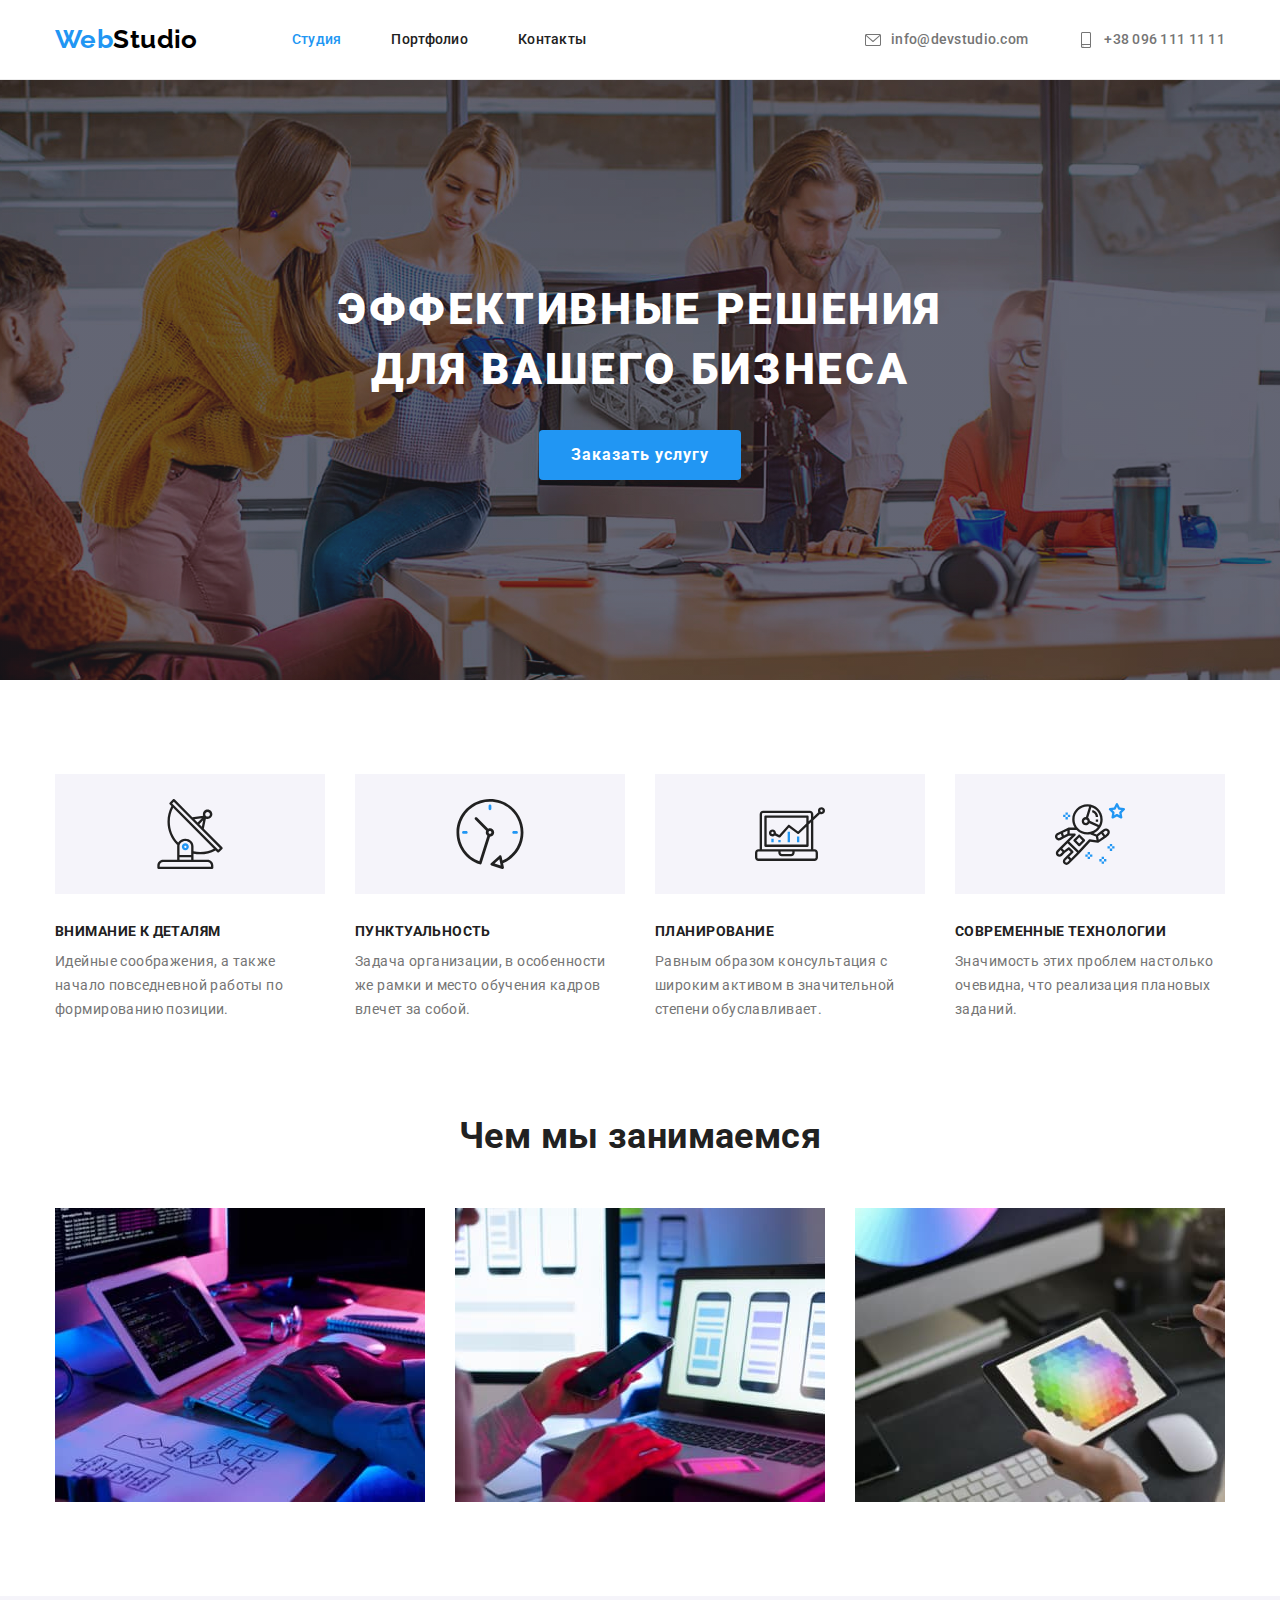
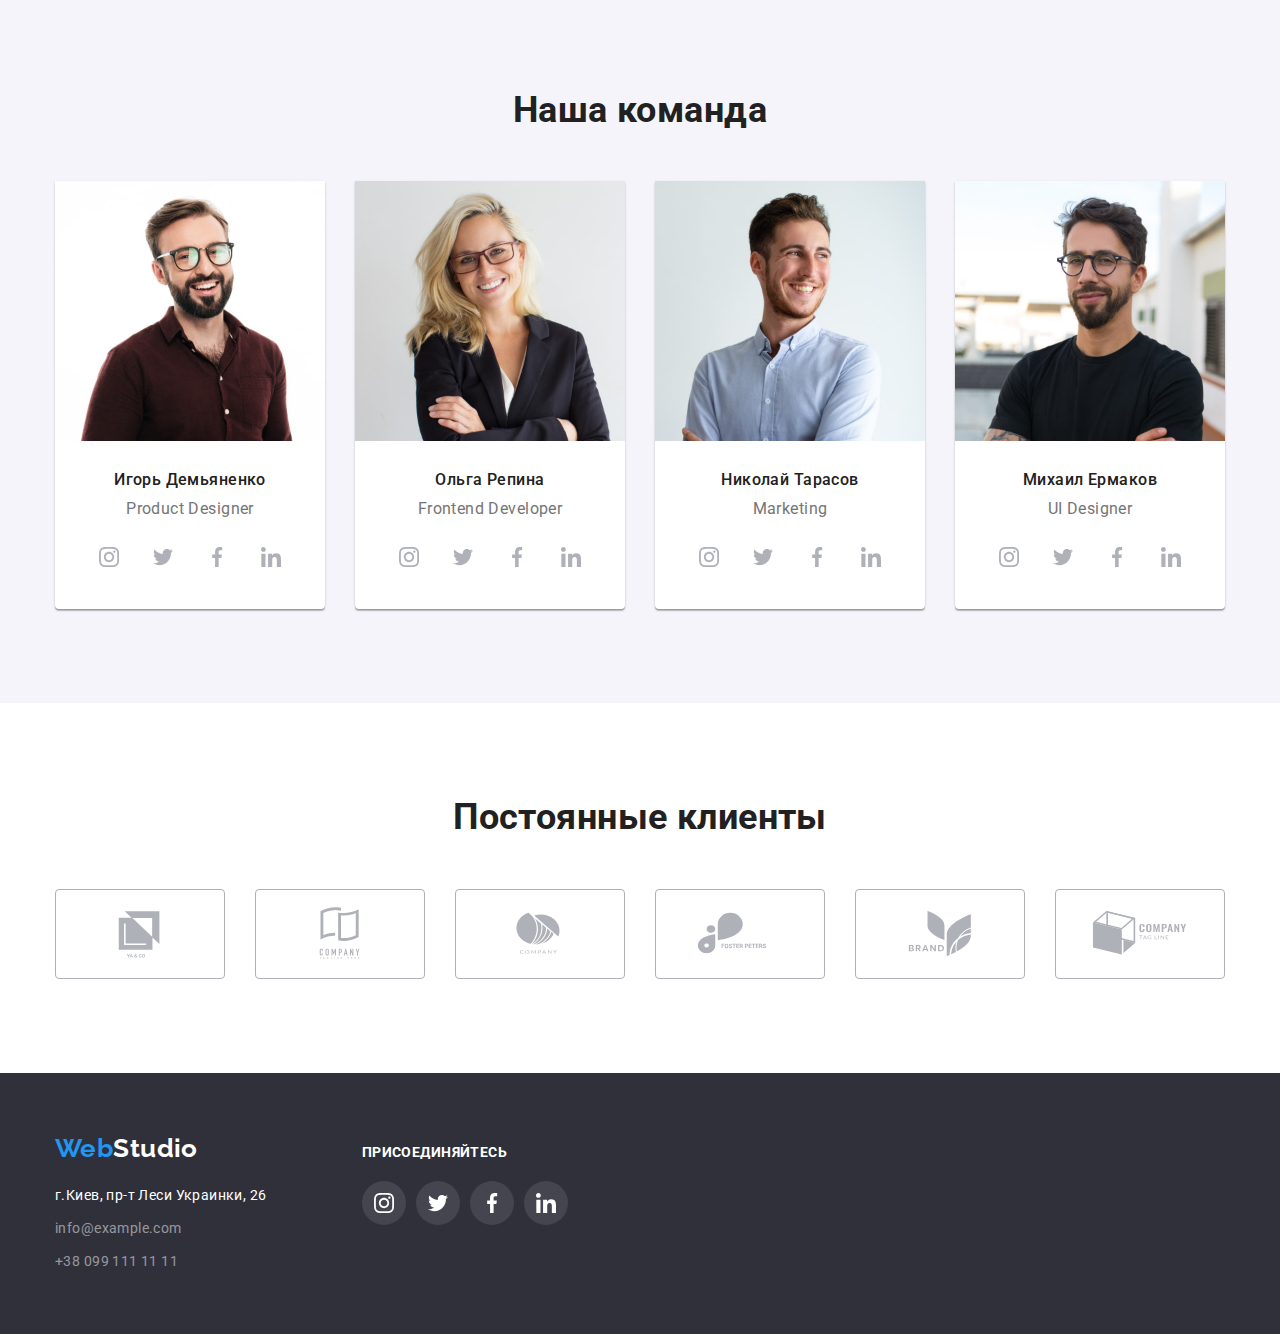
<file: index.html>
<!DOCTYPE html>
<html lang="ru">
  <head>
    <meta charset="UTF-8" />
    <meta http-equiv="X-UA-Compatible" content="IE=edge" />
    <meta name="viewport" content="width=device-width, initial-scale=1.0" />
    <title>Студия</title>

    <link rel="preconnect" href="https://fonts.googleapis.com" />
    <link rel="preconnect" href="https://fonts.gstatic.com" crossorigin />
    <link
      href="https://fonts.googleapis.com/css2?family=Raleway:wght@700&family=Roboto:wght@400;500;700;900&display=swap"
      rel="stylesheet"
    />

    <!-- Сначала нормализатор -->
    <link
      rel="stylesheet"
      href="https://cdnjs.cloudflare.com/ajax/libs/modern-normalize/1.0.0/modern-normalize.min.css"
    />

    <!-- Стили проекта -->
    <link rel="stylesheet" href="./css/style.css" />
  </head>

  <body>
    <!-- Шапка сайта -->
    <header class="page-header">
      <div class="container">
        <nav class="navbar">
          <a href="./index.html" class="logo">Web<span class="logo-focus">Studio</span></a>
          <ul class="site-nav list">
            <li><a href="./index.html" class="link current">Студия</a></li>
            <li><a href="./portfolio.html" class="link">Портфолио</a></li>
            <li><a href="#" class="link">Контакты</a></li>
          </ul>
        </nav>
        <ul class="contact-nav list">
          <li>
            <a href="mailto:info@devstudio.com" class="mail"
              ><svg class="icon-mail" width="16" height="16">
                <use href="./images/icons.svg#icon-mail" width="16"></use></svg
              >info@devstudio.com</a
            >
          </li>
          <li>
            <a href="tel:+380961111111" class="tel"
              ><svg class="icon-mail" width="16" height="16">
                <use href="./images/icons.svg#icon-tel" width="16"></use></svg
              >+38 096 111 11 11</a
            >
          </li>
        </ul>
      </div>
    </header>

    <!-- Основной контент сайта-->
    <main>
      <!-- блок - Герой -->
      <section class="hero hero-background">
        <div class="container">
          <h1 class="hero-title">Эффективные решения<br />для вашего бизнеса</h1>
          <button type="button" class="btn primary">Заказать услугу</button>
        </div>
      </section>
      <!-- Список преимуществ -->
      <section class="section">
        <div class="container">
          <h2 class="visually-hidden">Наши преимущества</h2>
          <ul class="futures-list list">
            <li class="futures-list-item icon-antenna">
              <div>
                <svg class="icon-antenna" width="70" height="70">
                  <use href="./images/icons.svg#icon-antenna"></use>
                </svg>
              </div>
              <h3 class="title">Внимание к деталям</h3>
              <p class="text">
                Идейные соображения, а также начало повседневной работы по формированию позиции.
              </p>
            </li>
            <li class="futures-list-item icon-clock">
              <div>
                <svg class="icon-clock" width="70" height="70">
                  <use href="./images/icons.svg#icon-clock"></use>
                </svg>
              </div>
              <h3 class="title">Пунктуальность</h3>
              <p class="text">
                Задача организации, в особенности же рамки и место обучения кадров влечет за собой.
              </p>
            </li>
            <li class="futures-list-item icon-diagram">
              <div>
                <svg class="icon-diagram" width="70" height="70">
                  <use href="./images/icons.svg#icon-diagram"></use>
                </svg>
              </div>
              <h3 class="title">Планирование</h3>
              <p class="text">
                Равным образом консультация с широким активом в значительной степени обуславливает.
              </p>
            </li>
            <li class="futures-list-item icon-astronaut">
              <div>
                <svg class="icon-astronaut" width="70" height="70">
                  <use href="./images/icons.svg#icon-astronaut"></use>
                </svg>
              </div>
              <h3 class="title">Современные технологии</h3>
              <p class="text">
                Значимость этих проблем настолько очевидна, что реализация плановых заданий.
              </p>
            </li>
          </ul>
        </div>
      </section>
      <!-- Блок чем мы занимаемся -->
      <section class="section worl-list-section">
        <div class="container">
          <h2 class="section-title">Чем мы занимаемся</h2>
          <ul class="work-list list">
            <li>
              <img
                src="./images/img-box1.jpg"
                alt="Программист работает за своим рабочим столом"
                width="370"
                class="img"
              />
            </li>
            <li>
              <img
                src="./images/img-box2.jpg"
                alt="web ui дизайнер разрабатывает приложение для смартфонов"
                width="370"
                class="img"
              />
            </li>
            <li>
              <img
                src="./images/img-box3.jpg"
                alt="Креативный веб дизайнер работает с цветовой палитрой на планшете"
                width="370"
                class="img"
              />
            </li>
          </ul>
        </div>
      </section>
      <!-- Наша команда -->
      <section class="section team">
        <div class="container">
          <h2 class="section-title">Наша команда</h2>
          <ul class="team list">
            <li class="team-box">
              <img src="./images/team-img1.jpg" alt="Игорь Демьяненко" width="270" height="260" />
              <div class="team-info-box">
                <h3 class="team-member">Игорь Демьяненко</h3>
                <p lang="en" class="team-position">Product Designer</p>
                <ul class="icons-team list">
                  <li class="icon-team">
                    <a href="#" class="team-link link">
                      <svg width="20" height="20">
                        <use href="./images/icons.svg#icon-instagram"></use></svg
                    ></a>
                  </li>
                  <li class="icon-team">
                    <a href="#" class="team-link link">
                      <svg width="20" height="20">
                        <use
                          href="./images/icons.svg#icon-twitter"
                          width="20"
                          height="20"
                        ></use></svg
                    ></a>
                  </li>
                  <li class="icon-team">
                    <a href="#" class="team-link link">
                      <svg width="20" height="20">
                        <use
                          href="./images/icons.svg#icon-facebook"
                          width="20"
                          height="20"
                        ></use></svg
                    ></a>
                  </li>
                  <li class="icon-team">
                    <a href="#" class="team-link link">
                      <svg width="20" height="20">
                        <use
                          href="./images/icons.svg#icon-linkedin"
                          width="20"
                          height="20"
                        ></use></svg
                    ></a>
                  </li>
                </ul>
              </div>
            </li>
            <li class="team-box">
              <img src="./images/team-img2.jpg" alt="Ольга Репина" width="270" height="260" />
              <div class="team-info-box">
                <h3 class="team-member">Ольга Репина</h3>
                <p lang="en" class="team-position">Frontend Developer</p>
                <ul class="icons-team list">
                  <li class="icon-team">
                    <a href="#" class="team-link link">
                      <svg width="20" height="20">
                        <use
                          href="./images/icons.svg#icon-instagram"
                          width="20"
                          height="20"
                        ></use></svg
                    ></a>
                  </li>
                  <li class="icon-team">
                    <a href="#" class="team-link link">
                      <svg width="20" height="20">
                        <use
                          href="./images/icons.svg#icon-twitter"
                          width="20"
                          height="20"
                        ></use></svg
                    ></a>
                  </li>
                  <li class="icon-team">
                    <a href="#" class="team-link link">
                      <svg width="20" height="20">
                        <use
                          href="./images/icons.svg#icon-facebook"
                          width="20"
                          height="20"
                        ></use></svg
                    ></a>
                  </li>
                  <li class="icon-team">
                    <a href="#" class="team-link link">
                      <svg width="20" height="20">
                        <use
                          href="./images/icons.svg#icon-linkedin"
                          width="20"
                          height="20"
                        ></use></svg
                    ></a>
                  </li>
                </ul>
              </div>
            </li>
            <li class="team-box">
              <img src="./images/team-img3.jpg" alt="Николай Тарасов" width="270" height="260" />
              <div class="team-info-box">
                <h3 class="team-member">Николай Тарасов</h3>
                <p lang="en" class="team-position">Marketing</p>
                <ul class="icons-team list">
                  <li class="icon-team">
                    <a href="#" class="team-link link">
                      <svg width="20" height="20">
                        <use
                          href="./images/icons.svg#icon-instagram"
                          width="20"
                          height="20"
                        ></use></svg
                    ></a>
                  </li>
                  <li class="icon-team">
                    <a href="#" class="team-link link">
                      <svg width="20" height="20">
                        <use
                          href="./images/icons.svg#icon-twitter"
                          width="20"
                          height="20"
                        ></use></svg
                    ></a>
                  </li>
                  <li class="icon-team">
                    <a href="#" class="team-link link">
                      <svg width="20" height="20">
                        <use
                          href="./images/icons.svg#icon-facebook"
                          width="20"
                          height="20"
                        ></use></svg
                    ></a>
                  </li>
                  <li class="icon-team">
                    <a href="#" class="team-link link">
                      <svg width="20" height="20">
                        <use
                          href="./images/icons.svg#icon-linkedin"
                          width="20"
                          height="20"
                        ></use></svg
                    ></a>
                  </li>
                </ul>
              </div>
            </li>
            <li class="team-box">
              <img src="./images/team-img4.jpg" alt="Михаил Ермаков" width="270" height="260" />

              <div class="team-info-box">
                <h3 class="team-member">Михаил Ермаков</h3>
                <p lang="en" class="team-position">UI Designer</p>
                <ul class="icons-team list">
                  <li class="icon-team">
                    <a href="#" class="team-link link">
                      <svg width="20" height="20">
                        <use
                          href="./images/icons.svg#icon-instagram"
                          width="20"
                          height="20"
                        ></use></svg
                    ></a>
                  </li>
                  <li class="icon-team">
                    <a href="#" class="team-link link">
                      <svg width="20" height="20">
                        <use
                          href="./images/icons.svg#icon-twitter"
                          width="20"
                          height="20"
                        ></use></svg
                    ></a>
                  </li>
                  <li class="icon-team">
                    <a href="#" class="team-link link">
                      <svg width="20" height="20">
                        <use
                          href="./images/icons.svg#icon-facebook"
                          width="20"
                          height="20"
                        ></use></svg
                    ></a>
                  </li>
                  <li class="icon-team">
                    <a href="#" class="team-link link">
                      <svg width="20" height="20">
                        <use
                          href="./images/icons.svg#icon-linkedin"
                          width="20"
                          height="20"
                        ></use></svg
                    ></a>
                  </li>
                </ul>
              </div>
            </li>
          </ul>
        </div>
      </section>

      <!-- Постоянные клиенты -->
      <section class="section">
        <div class="container">
          <h2 class="section-title">Постоянные клиенты</h2>
          <ul class="icon-brands list">
            <li class="brand-box">
              <a href="#" class="brand-link">
                <svg class="icon-brand">
                  <use href="./images/icons.svg#icon-brand-1" v></use>
                </svg>
              </a>
            </li>
            <li class="brand-box">
              <a href="#" class="brand-link">
                <svg class="icon-brand">
                  <use href="./images/icons.svg#icon-brand-2"></use>
                </svg>
              </a>
            </li>
            <li class="brand-box">
              <a href="#" class="brand-link">
                <svg class="icon-brand">
                  <use href="./images/icons.svg#icon-brand-3"></use></svg
              ></a>
            </li>
            <li class="brand-box">
              <a href="#" class="brand-link">
                <svg class="icon-brand">
                  <use href="./images/icons.svg#icon-brand-4"></use></svg
              ></a>
            </li>
            <li class="brand-box">
              <a href="#" class="brand-link">
                <svg class="icon-brand">
                  <use href="./images/icons.svg#icon-brand-5"></use></svg
              ></a>
            </li>
            <li class="brand-box">
              <a href="#" class="brand-link">
                <svg class="icon-brand">
                  <use href="./images/icons.svg#icon-brand-6"></use></svg
              ></a>
            </li>
          </ul>
        </div>
      </section>
    </main>
    <!-- Подвал сайта-->
    <footer class="page-footer">
      <div class="container">
        <div class="logo-contacts-container">
          <!-- Ссылка на логотипе -->
          <a href="./index.html" class="logo">Web<span class="logo-focus-footer">Studio</span></a>

          <!-- Список контактов -->
          <address class="footer-address">
            <ul class="list footer-contacts">
              <li>
                <a
                  href="https://goo.gl/maps/yVwEfMBPueP3HSLU8"
                  target="_blank"
                  rel="noreferrer noopener"
                  class="address"
                  >г.Киев, пр-т Леси Украинки, 26</a
                >
              </li>
              <li><a href="mailto:info@example.com" class="mail">info@example.com</a></li>
              <li><a href="tel:+380991111111" class="tel">+38 099 111 11 11</a></li>
            </ul>
          </address>
        </div>
        <div class="social-block">
          <p class="footer-social-title">присоединяйтесь</p>
          <ul class="icons-social list">
            <li>
              <a href="#" class="icon-social">
                <svg width="20" height="20">
                  <use href="./images/icons.svg#icon-instagram"></use></svg
              ></a>
            </li>
            <li>
              <a href="#" class="icon-social">
                <svg width="20" height="20">
                  <use href="./images/icons.svg#icon-twitter"></use></svg
              ></a>
            </li>
            <li>
              <a href="#" class="icon-social">
                <svg width="20" height="20">
                  <use href="./images/icons.svg#icon-facebook"></use></svg
              ></a>
            </li>
            <li>
              <a href="#" class="icon-social">
                <svg width="20" height="20">
                  <use href="./images/icons.svg#icon-linkedin"></use></svg
              ></a>
            </li>
          </ul>
        </div>
      </div>
    </footer>
  </body>
</html>
</file>
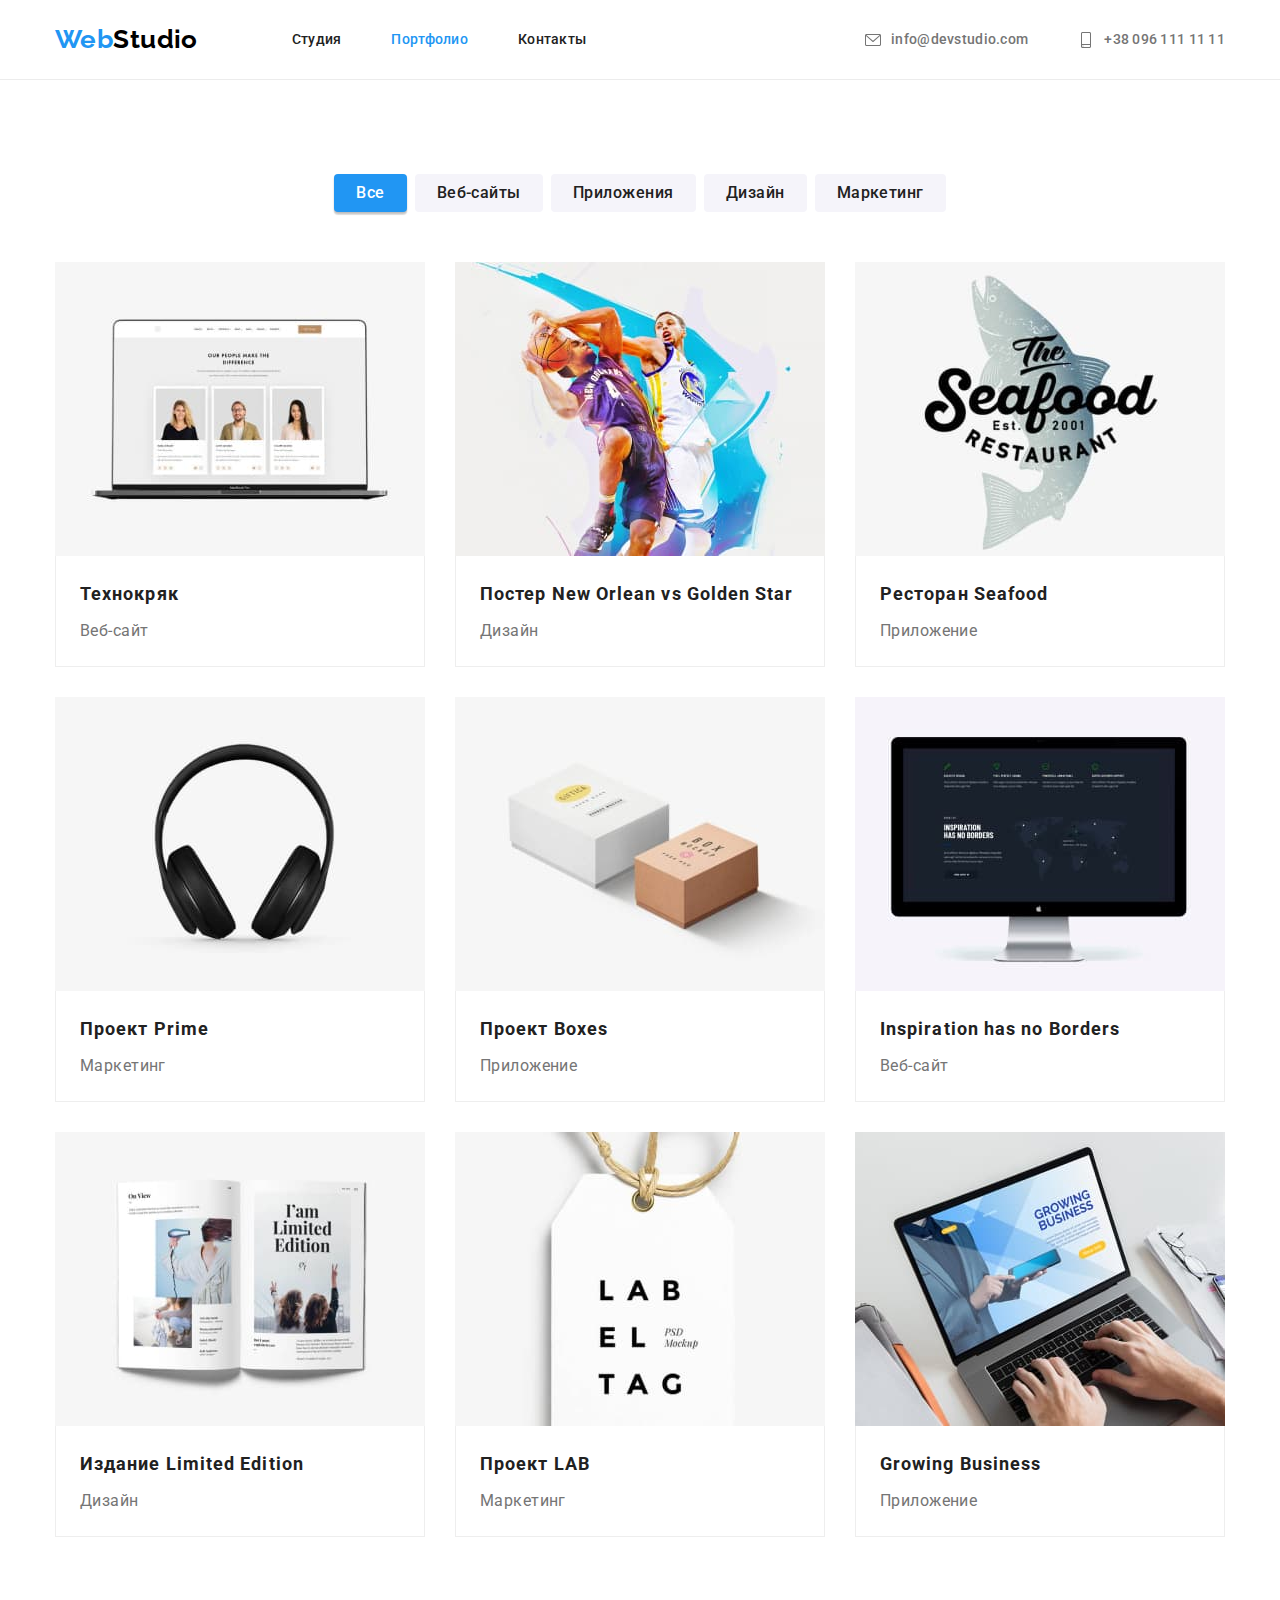
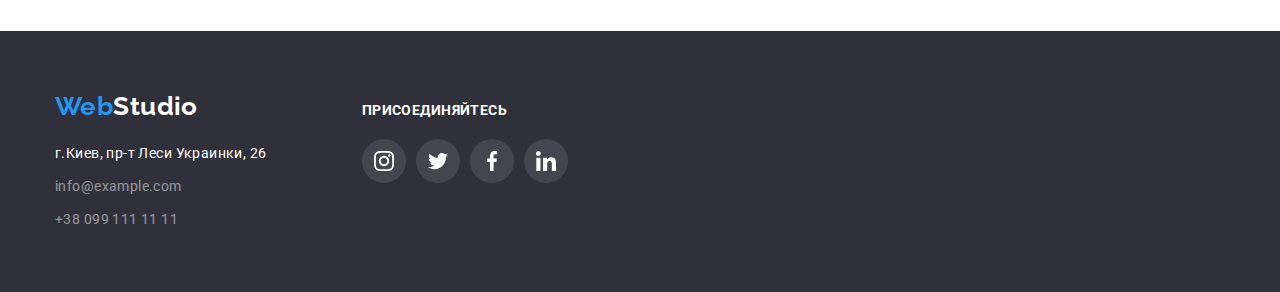
<file: portfolio.html>
<!DOCTYPE html>
<html lang="ru">
  <head>
    <meta charset="UTF-8" />
    <meta http-equiv="X-UA-Compatible" content="IE=edge" />
    <meta name="viewport" content="width=device-width, initial-scale=1.0" />
    <title>Портфолио</title>
    <link rel="preconnect" href="https://fonts.googleapis.com" />
    <link rel="preconnect" href="https://fonts.gstatic.com" crossorigin />
    <link
      href="https://fonts.googleapis.com/css2?family=Raleway:wght@700&family=Roboto:wght@400;500;700;900&display=swap"
      rel="stylesheet"
    />
    <!-- Сначала нормализатор -->
    <link
      rel="stylesheet"
      href="https://cdnjs.cloudflare.com/ajax/libs/modern-normalize/1.0.0/modern-normalize.min.css"
    />
    <link rel="stylesheet" href="./css/style.css" />
  </head>

  <body>
    <!-- Шапка сайта -->
    <header class="page-header">
      <div class="container">
        <nav class="navbar">
          <a href="./index.html" class="logo">Web<span class="logo-focus">Studio</span></a>
          <ul class="site-nav list">
            <li><a href="./index.html" class="link">Студия</a></li>
            <li><a href="./portfolio.html" class="link current">Портфолио</a></li>
            <li><a href="#" class="link">Контакты</a></li>
          </ul>
        </nav>
        <ul class="contact-nav list">
          <li>
            <a href="mailto:info@devstudio.com" class="mail"
              ><svg class="icon-mail" width="16" height="16">
                <use href="./images/icons.svg#icon-mail" width="16"></use></svg
              >info@devstudio.com</a
            >
          </li>
          <li>
            <a href="tel:+380961111111" class="tel"
              ><svg class="icon-mail" width="16" height="16">
                <use href="./images/icons.svg#icon-tel" width="16"></use></svg
              >+38 096 111 11 11</a
            >
          </li>
        </ul>
      </div>
    </header>

    <!-- Основной контент сайта-->
    <main>
      <!-- Наши работы -->
      <section class="section">
        <div class="container portfolio">
          <h1 class="visually-hidden">Наши работы</h1>
          <!-- Вкладки фильтрации -->
          <ul class="all-filter-radio-buttons list">
            <li><button type="button" class="filter-radio-button active">Все</button></li>
            <li><button type="button" class="filter-radio-button">Веб-сайты</button></li>
            <li><button type="button" class="filter-radio-button">Приложения</button></li>
            <li><button type="button" class="filter-radio-button">Дизайн</button></li>
            <li><button type="button" class="filter-radio-button">Маркетинг</button></li>
          </ul>

          <!-- Карточки нащих работ (портфолио)-->

          <ul class="portfolio-cards list">
            <li class="portfolio-card">
              <a href="#" class="portfolio-card-link">
                <img src="./images/img-portfolio.jpg" alt="Технокряк" width="370" class="img" />
                <div class="portfolio-card-text-area">
                  <h2 class="portfolio-title">Технокряк</h2>
                  <p class="portfolio-text">Веб-сайт</p>
                </div></a
              >
            </li>

            <li class="portfolio-card">
              <a href="#" class="portfolio-card-link">
                <img
                  src="./images/img-portfolio-1.jpg"
                  alt="Постер New Orlean vs Golden Star"
                  width="370"
                  class="img"
                />

                <div class="portfolio-card-text-area">
                  <h2 class="portfolio-title">Постер New Orlean vs Golden Star</h2>
                  <p class="portfolio-text">Дизайн</p>
                </div></a
              >
            </li>

            <li class="portfolio-card">
              <a href="#" class="portfolio-card-link">
                <img
                  src="./images/img-portfolio-2.jpg"
                  alt="Ресторан Seafood"
                  width="370"
                  class="img"
                />
                <div class="portfolio-card-text-area">
                  <h2 class="portfolio-title">Ресторан Seafood</h2>
                  <p class="portfolio-text">Приложение</p>
                </div></a
              >
            </li>

            <li class="portfolio-card">
              <a href="#" class="portfolio-card-link">
                <img
                  src="./images/img-portfolio-3.jpg"
                  alt="Проект Prime"
                  width="370"
                  class="img"
                />
                <div class="portfolio-card-text-area">
                  <h2 class="portfolio-title">Проект Prime</h2>
                  <p class="portfolio-text">Маркетинг</p>
                </div></a
              >
            </li>

            <li class="portfolio-card">
              <a href="#" class="portfolio-card-link">
                <img
                  src="./images/img-portfolio-4.jpg"
                  alt="Проект Boxes"
                  width="370"
                  class="img"
                />
                <div class="portfolio-card-text-area">
                  <h2 class="portfolio-title">Проект Boxes</h2>
                  <p class="portfolio-text">Приложение</p>
                </div></a
              >
            </li>

            <li class="portfolio-card">
              <a href="#" class="portfolio-card-link">
                <img
                  src="./images/img-portfolio-5.jpg"
                  alt="Inspiration has no Borders"
                  width="370"
                  class="img"
                />
                <div class="portfolio-card-text-area">
                  <h2 class="portfolio-title">Inspiration has no Borders</h2>
                  <p class="portfolio-text">Веб-сайт</p>
                </div></a
              >
            </li>

            <li class="portfolio-card">
              <a href="#" class="portfolio-card-link">
                <img
                  src="./images/img-portfolio-6.jpg"
                  alt="Издание Limited Edition"
                  width="370"
                  class="img"
                />
                <div class="portfolio-card-text-area">
                  <h2 class="portfolio-title">Издание Limited Edition</h2>
                  <p class="portfolio-text">Дизайн</p>
                </div></a
              >
            </li>

            <li class="portfolio-card">
              <a href="#" class="portfolio-card-link">
                <img src="./images/img-portfolio-7.jpg" alt="Проект LAB" width="370" class="img" />
                <div class="portfolio-card-text-area">
                  <h2 class="portfolio-title">Проект LAB</h2>
                  <p class="portfolio-text">Маркетинг</p>
                </div></a
              >
            </li>

            <li class="portfolio-card">
              <a href="#" class="portfolio-card-link">
                <img
                  src="./images/img-portfolio-8.jpg"
                  alt="Growing Business"
                  width="370"
                  class="img"
                />
                <div class="portfolio-card-text-area">
                  <h2 class="portfolio-title">Growing Business</h2>
                  <p class="portfolio-text">Приложение</p>
                </div></a
              >
            </li>
          </ul>
        </div>
      </section>
    </main>
    <!-- Подвал сайта-->
    <footer class="page-footer">
      <div class="container">
        <div class="logo-contacts-container">
          <!-- Ссылка на логотипе -->
          <a href="./index.html" class="logo">Web<span class="logo-focus-footer">Studio</span></a>

          <!-- Список контактов -->
          <address class="footer-address">
            <ul class="list footer-contacts">
              <li>
                <a
                  href="https://goo.gl/maps/yVwEfMBPueP3HSLU8"
                  target="_blank"
                  rel="noreferrer noopener"
                  class="address"
                  >г.Киев, пр-т Леси Украинки, 26</a
                >
              </li>
              <li><a href="mailto:info@example.com" class="mail">info@example.com</a></li>
              <li><a href="tel:+380991111111" class="tel">+38 099 111 11 11</a></li>
            </ul>
          </address>
        </div>
        <div class="social-block">
          <p class="footer-social-title">присоединяйтесь</p>
          <ul class="icons-social list">
            <li>
              <a href="#" class="icon-social">
                <svg width="20" height="20">
                  <use href="./images/icons.svg#icon-instagram"></use></svg
              ></a>
            </li>
            <li>
              <a href="#" class="icon-social">
                <svg width="20" height="20">
                  <use href="./images/icons.svg#icon-twitter"></use></svg
              ></a>
            </li>
            <li>
              <a href="#" class="icon-social">
                <svg width="20" height="20">
                  <use href="./images/icons.svg#icon-facebook"></use></svg
              ></a>
            </li>
            <li>
              <a href="#" class="icon-social">
                <svg width="20" height="20">
                  <use href="./images/icons.svg#icon-linkedin"></use></svg
              ></a>
            </li>
          </ul>
        </div>
      </div>
    </footer>
  </body>
</html>
</file>
<file: css/style.css>
:root {
  --title-text-color: #212121;
  --logo-black-color: #000;
  --main-text-color: #757575;
  --blue-color: #2196f3;
  --blue-color-hover: #188ce8;
  --white-color: #fff;
  --secondary-background-color: #f5f4fa;
  --hero-background-color: #2f303a;
  --footer-background-color: #2f303a;
  --filter-background-color: #f5f4fa;
  --portfolio-border-color: #eee;
  --light-gray-color: #afb1b8;
  --main-font: 'Roboto', sans-serif;
}

/* Глобальный сброс */

h1,
h2,
h3,
h4,
h5,
h6,
p,
ul {
  margin: 0;
  padding: 0;
}

img {
  display: block;
  max-width: 100%;
  height: auto;
}

a {
  text-decoration: none;
  cursor: pointer;
}

/* ---- Все делаем с margin-bottom! ---- */

.container {
  width: 1200px;
  margin: 0 auto;
  padding: 0 15px;
}

.section {
  padding-top: 94px;
  padding-bottom: 94px;
}

body {
  background: var(--white-color);
  color: var(--main-text-color);
  font-family: var(--main-font);
  letter-spacing: 0.03em;
  font-size: 14px;
}

.list {
  list-style: none;
  padding-left: 0;
  margin: 0;
}

/* Стиль хедера */

.page-header {
  border-bottom: 1px solid #ececec;
  display: flex;
  height: 80px;
}

.page-header .container {
  display: flex;
  justify-content: space-between;
  align-items: center;
}

/* стиль для логотипа */
.logo {
  font-family: 'Raleway', sans-serif;
  font-weight: 700;
  font-size: 26px;
  line-height: 1.2;
  color: var(--blue-color);
  text-decoration: none;
  margin-right: 94px;
}

.logo-focus {
  color: var(--logo-black-color);
}

.logo-focus-footer {
  color: var(--white-color);
}

/* стиль для меню навигации */
.navbar {
  display: flex;
  align-items: center;
}

.site-nav {
  display: flex;
}

.site-nav .link {
  font-weight: 500;
  font-size: 14px;
  line-height: 1.14;
  letter-spacing: 0.02em;
  color: var(--title-text-color);
  text-decoration: none;
  padding: 32px 0;
}

.site-nav li:not(:last-child) {
  margin-right: 50px;
}

.site-nav .link.current {
  color: var(--blue-color);
}

.site-nav .link:hover,
.site-nav .link:focus {
  color: var(--blue-color);
}

/* стиль для контактов в шапке сайта */

.contact-nav {
  display: flex;
  margin-left: auto;
}

.contact-nav a {
  display: flex;
  align-items: center;
  gap: 10px;
  color: var(--main-text-color);
  font-weight: 500;
  font-size: 14px;
  line-height: 1.14;
  letter-spacing: 0.02em;
  text-decoration: none;

  padding: 32px 0;
}

.contact-nav a:hover,
.contact-nav a:focus {
  color: var(--blue-color);
}

.contact-nav svg {
  fill: currentColor;
}

.contact-nav li:last-child {
  margin-left: 50px;
}

/* Герой - стиль текста заголовков */

.hero {
  padding-top: 200px;
  padding-bottom: 200px;
  height: 600px;
  max-width: 1600px;
  margin: 0 auto;

  text-align: center;

  background-image: linear-gradient(to right, rgba(47, 48, 58, 0.4), rgba(47, 48, 58, 0.4)),
    url(../images/hero-background.jpg);
  background-color: var(--hero-background-color);
  background-repeat: no-repeat;
  background-position: center;
  background-size: cover;
}

.hero-title {
  font-weight: 900;
  font-size: 44px;
  line-height: 1.36;

  letter-spacing: 0.06em;
  text-transform: uppercase;
  color: var(--white-color);

  margin-bottom: 30px;
}

/* Стиль кнопки */

button {
  display: block;
  margin: 0 auto;
  padding: 10px 32px;
  cursor: pointer;
  border: none;
  border-radius: 4px;
}

.btn {
  min-width: 200px;
  min-height: 50px;

  font-family: var(--main-font);
  font-weight: 700;
  font-size: 16px;
  line-height: 1.88;

  text-align: center;

  letter-spacing: 0.06em;
}

.btn.primary {
  background-color: var(--blue-color);
  color: var(--white-color);
}

.btn.primary:hover,
.btn.primary:focus {
  background-color: var(--blue-color-hover);
  color: var(--white-color);
}

/* Список преимуществ */
.futures-list {
  display: flex;
  gap: 30px;
}

.futures-list-item {
  max-width: 270px;
}

.futures-list-item div {
  display: flex;
  justify-content: center;
  align-items: center;
  height: 120px;
  background-color: var(--filter-background-color);
  margin-bottom: 30px;
}

.futures-list .title {
  font-weight: 700;
  font-size: 14px;
  line-height: 1.14;
  text-transform: uppercase;
  color: var(--title-text-color);
  margin-bottom: 10px;
}

.futures-list .text {
  color: var(--main-text-color);
  font-size: 14px;
  line-height: 1.71;
}

/*  Блок чем мы занимаемся */
.section.worl-list-section {
  padding-top: 0;
}
.section-title {
  font-weight: 700;
  font-size: 36px;
  line-height: 1.16;
  text-align: center;
  color: var(--title-text-color);
  margin-bottom: 50px;
  justify-content: center;
}

.work-list.list {
  display: flex;
  gap: 30px;
}

.work-list .img {
  display: flex;
  width: 370px;
}

/* Наша команда */

.section.team {
  background-color: var(--secondary-background-color);
}

.team.list {
  display: flex;
  gap: 30px;
}

.team .team-box {
  background-color: var(--white-color);
  box-shadow: 0px 1px 3px rgba(0, 0, 0, 0.12), 0px 1px 1px rgba(0, 0, 0, 0.14),
    0px 2px 1px rgba(0, 0, 0, 0.2);
  border-radius: 0px 0px 4px 4px;
}

.team .team-info-box {
  text-align: center;
  padding: 30px 0;
}

.team .team-member {
  font-weight: 500;
  font-size: 16px;
  line-height: 1.18;
  margin-bottom: 10px;
  text-align: center;

  color: var(--title-text-color);
}

.team .team-position {
  font-size: 16px;
  line-height: 1.18;
  text-align: center;
  color: var(--main-text-color);
}

.team .icons-team {
  display: flex;
  justify-content: center;
  gap: 10px;
  margin-top: 16px;
}

.team .icon-team {
  width: 44px;
  height: 44px;
}

.team .team-link:focus,
.team .team-link:hover {
  background-color: var(--blue-color);
  color: var(--white-color);
}

.team .team-link {
  width: 44px;
  height: 44px;
  border-radius: 50%;
  color: var(--light-gray-color);
  display: flex;
  justify-content: center;
  align-items: center;
}

.team-link {
  fill: currentColor;
}

/* стиль для Постоянные клиенты */

.icon-brands.list {
  display: flex;
  gap: 30px;
  padding: 0;
  margin: 0;
  list-style: none;
  justify-content: space-between;
  align-items: center;
}

.brand-box {
  width: 170px;
  height: 90px;
}

.brand-box:hover,
.brand-box:focus {
  color: var(--accent-color);
  border-color: var(--accent-color);
}

.brand-link {
  width: 170px;
  height: 90px;

  border: 1px solid var(--light-gray-color);
  color: var(--light-gray-color);
  display: flex;
  justify-content: center;
  align-items: center;
  /* padding: 16px 32px; */

  border-radius: 4px;
}

.brand-link:hover,
.brand-link:focus {
  color: var(--blue-color);
  border-color: var(--blue-color);
}

.icon-brand {
  width: 106px;
  height: 60px;
  fill: currentColor;
}
/* Footer */

.page-footer {
  background-color: var(--footer-background-color);
  padding: 60px 0;
}

.page-footer .container {
  display: flex;
  align-items: baseline;
}

.page-footer .logo {
  margin-bottom: 20px;
}

.list.footer-contacts li:not(:last-child) {
  margin-bottom: 9px;
}

.footer-address {
  margin-top: 20px;
}

.footer-address a {
  line-height: 1.71;
  font-style: normal;
}

.footer-address .address {
  color: var(--white-color);
  text-decoration: none;
}

.footer-address .mail,
.footer-address .tel {
  color: rgba(255, 255, 255, 0.5);
  text-decoration: none;
}

.footer-address .address:hover,
.footer-address .mail:hover,
.footer-address .tel:hover,
.footer-address .address:focus,
.footer-address .mail:focus,
.footer-address .tel:focus {
  color: var(--blue-color);
}

.container .social-block {
  margin-left: 70px;
}

.social-block .icons-social {
  display: flex;
  gap: 10px;

  /* margin-bottom: 100px; */
}

.icon-social {
  width: 44px;
  height: 44px;
  display: flex;
  justify-content: center;
  align-items: center;
}

.icons-social svg {
  fill: var(--white-color);
}

.icons-social li {
  background-color: rgba(255, 255, 255, 0.1);
  border-radius: 100%;
  width: 44px;
  height: 44px;
}

.icons-social li:focus,
.icons-social li:hover {
  background-color: var(--blue-color);
}

.footer-social-title {
  margin-bottom: 20px;
  font-weight: 700;
  line-height: 1.14;
  text-transform: uppercase;
  color: var(--white-color);
}

/* Стиль для карточек портфолио */

.portfolio-cards {
  display: flex;
  flex-wrap: wrap;
  gap: 30px;
}

.portfolio-card {
  width: 370px;
}

.portfolio-card-link {
  display: flex;
  flex-direction: column;
  width: 370px;
  cursor: pointer;
}

.portfolio-card-link img {
  display: block;
}

.portfolio-card-link:hover,
.portfolio-card-link:focus {
  box-shadow: 0px 1px 1px rgba(0, 0, 0, 0.12), 0px 4px 4px rgba(0, 0, 0, 0.06),
    1px 4px 6px rgba(0, 0, 0, 0.16);
}

.portfolio-card-text-area {
  display: flex;
  flex-direction: column;
  padding: 20px 24px;
  border: 1px solid var(--portfolio-border-color);
  border-top: none;
}

.portfolio-title {
  font-weight: 700;
  font-size: 18px;
  line-height: 2;
  letter-spacing: 0.06em;
  margin-bottom: 4px;
  color: var(--title-text-color);
}

.portfolio-text {
  font-size: 16px;
  line-height: 1.88;
  color: var(--main-text-color);
}

/* фильтр для портфолио */

.all-filter-radio-buttons {
  display: flex;
  justify-content: center;
  gap: 8px;
  margin-bottom: 50px;
}

.filter-radio-button {
  background-color: var(--filter-background-color);
  color: var(--title-text-color);

  padding: 6px 22px;

  font-family: var(--main-font);
  font-weight: 500;
  font-size: 16px;
  line-height: 1.62;
  border-color: var(--filter-background-color);
  text-align: center;
  letter-spacing: 0.03em;
}

.filter-radio-button.active {
  background-color: var(--blue-color);
  color: var(--white-color);
  box-shadow: 0px 3px 1px rgba(0, 0, 0, 0.1), 0px 1px 2px rgba(0, 0, 0, 0.08),
    0px 2px 2px rgba(0, 0, 0, 0.12);
}

.filter-radio-button:hover,
.filter-radio-button:focus {
  background-color: var(--blue-color);
  color: var(--white-color);
  box-shadow: 0px 3px 1px rgba(0, 0, 0, 0.1), 0px 1px 2px rgba(0, 0, 0, 0.08),
    0px 2px 2px rgba(0, 0, 0, 0.12);
}

/* Скрыть псевдо-заголовок */
.visually-hidden {
  position: absolute;
  width: 1px;
  height: 1px;
  margin: -1px;
  border: 0;
  padding: 0;

  white-space: nowrap;
  clip-path: inset(100%);
  clip: rect(0 0 0 0);
  overflow: hidden;
}
</file>
